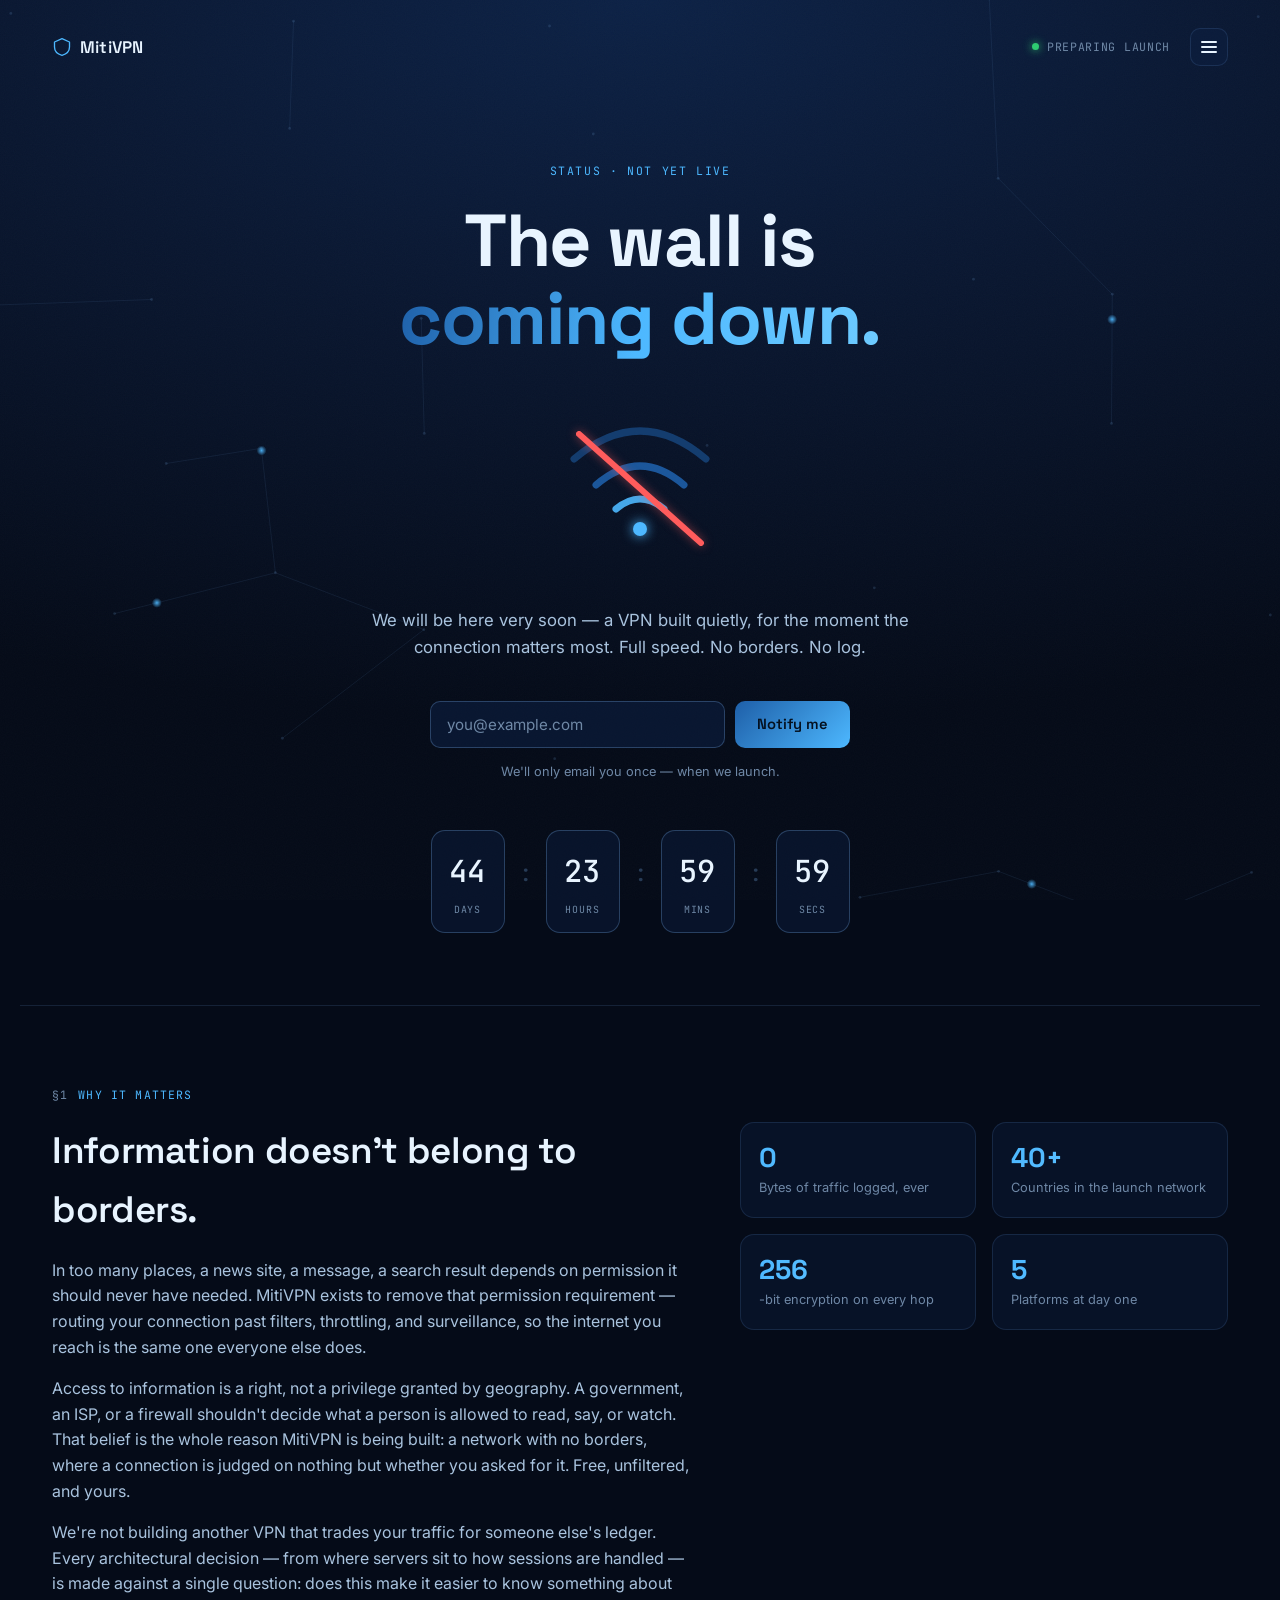
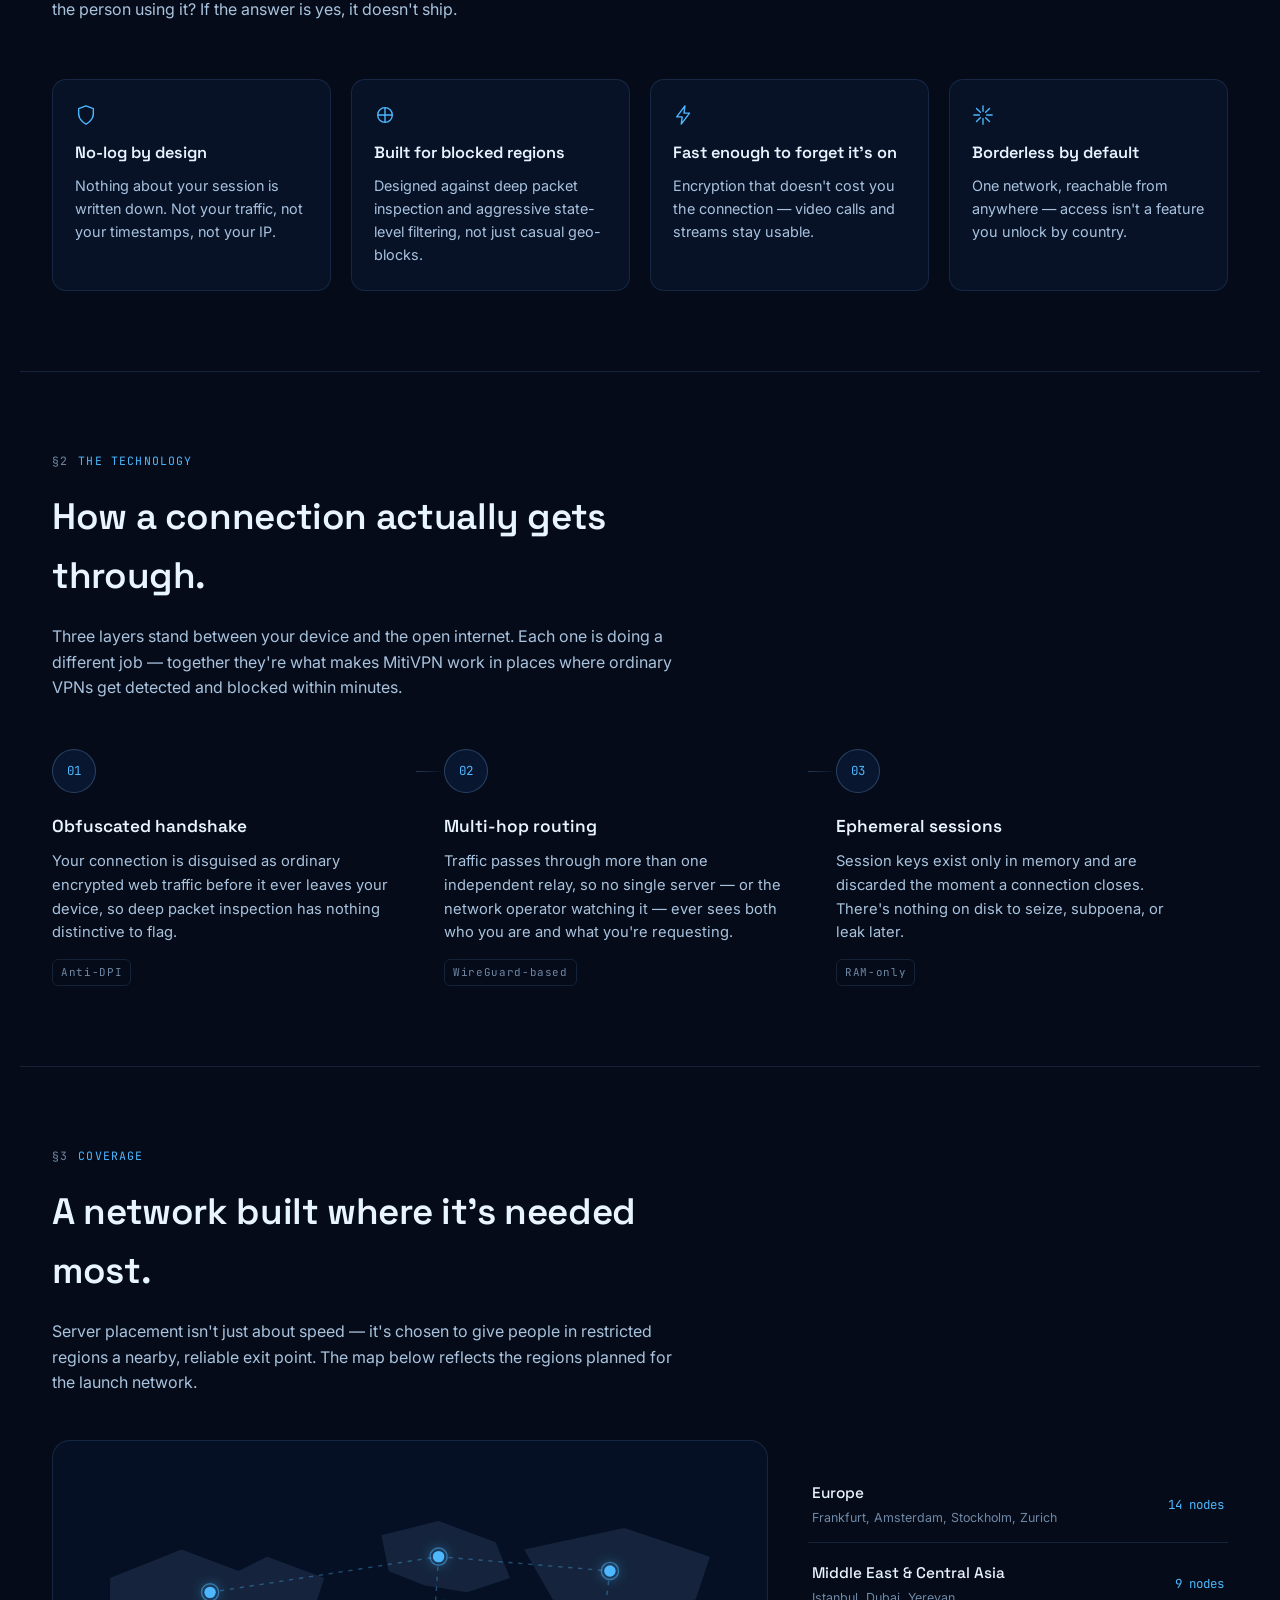
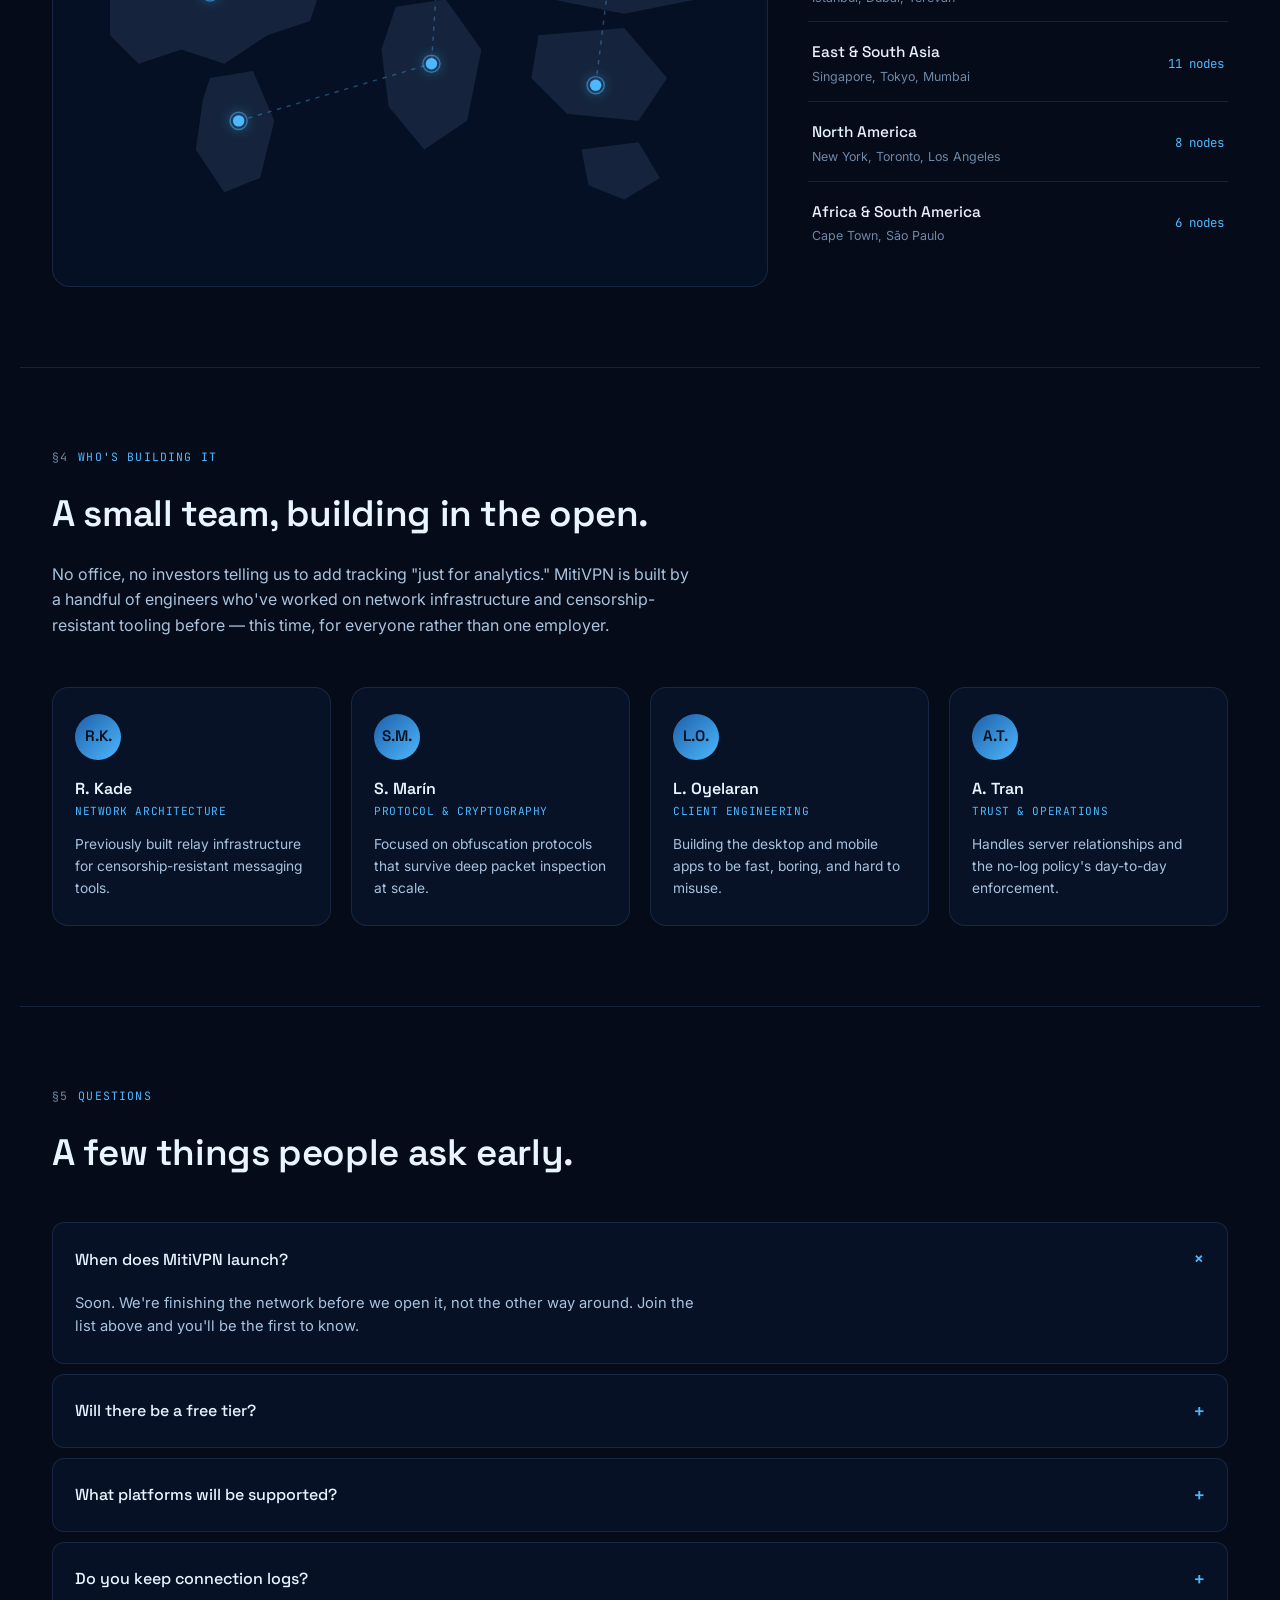
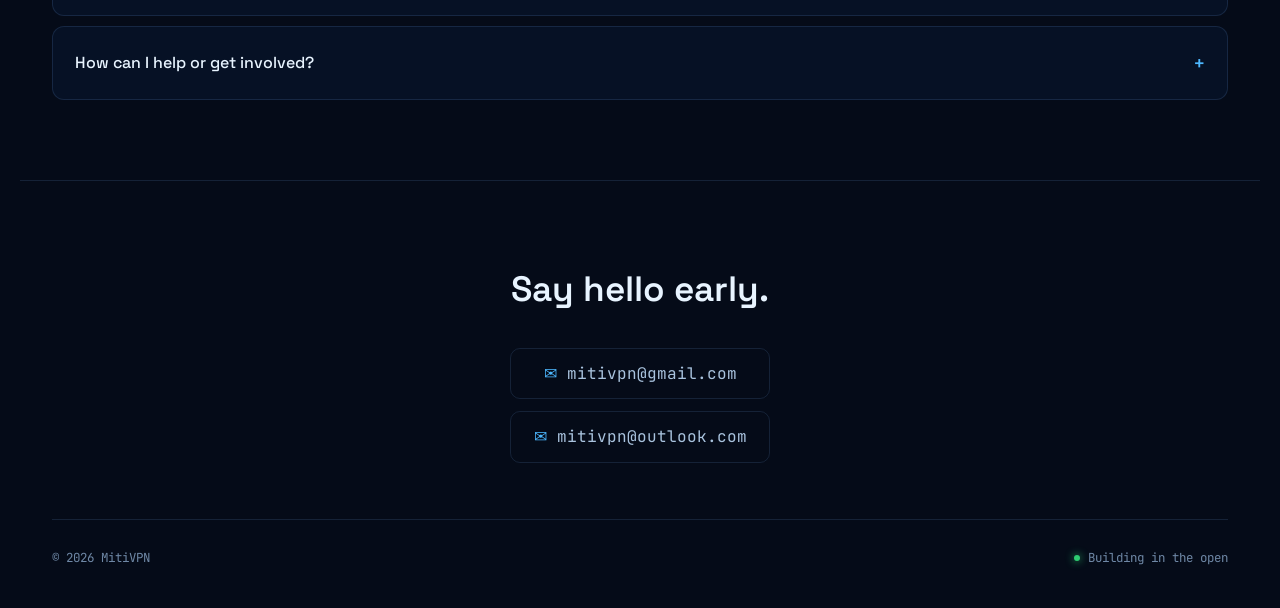
<file: index.html>
<!DOCTYPE html>
<html lang="en">
<head>
<meta charset="UTF-8">
<meta name="viewport" content="width=device-width, initial-scale=1.0">
<title>MitiVPN — Free access is coming</title>
<meta name="description" content="MitiVPN is launching soon. A VPN built for open, unrestricted access to information — fast, private, and without borders.">
<link rel="preconnect" href="https://fonts.googleapis.com">
<link rel="preconnect" href="https://fonts.gstatic.com" crossorigin>
<link href="https://fonts.googleapis.com/css2?family=Space+Grotesk:wght@400;500;600;700&family=Inter:wght@400;500;600&family=JetBrains+Mono:wght@400;500&display=swap" rel="stylesheet">
<link rel="stylesheet" href="style.css">
</head>
<body>

<canvas id="circuit-bg"></canvas>
<div class="grain"></div>

<div class="page">

  <!-- ============ NAV ============ -->
  <header class="nav">
    <div class="nav__brand">
      <span class="nav__mark" aria-hidden="true">
        <svg viewBox="0 0 24 24" width="20" height="20" fill="none">
          <path d="M12 2L3 6v6c0 5 3.8 8.6 9 10 5.2-1.4 9-5 9-10V6l-9-4z" stroke="currentColor" stroke-width="1.6" stroke-linejoin="round"/>
        </svg>
      </span>
      MitiVPN
    </div>

    <div class="nav__right">
      <div class="nav__status">
        <span class="dot" aria-hidden="true"></span>
        Preparing launch
      </div>

      <div class="menu">
        <button class="menu__trigger" id="menu-trigger" aria-haspopup="true" aria-expanded="false" aria-controls="menu-panel" aria-label="Open menu">
          <span class="menu__icon" aria-hidden="true">
            <span></span><span></span><span></span>
          </span>
        </button>
        <nav class="menu__panel" id="menu-panel" role="menu" aria-hidden="true">
          <a href="#about" role="menuitem">About</a>
          <a href="#how-it-works" role="menuitem">Technology</a>
          <a href="#coverage" role="menuitem">Coverage</a>
          <a href="#team" role="menuitem">Team</a>
          <a href="#faq" role="menuitem">FAQ</a>
          <a href="#contact" role="menuitem">Contact</a>
          <a href="mailto:mitivpn@gmail.com" role="menuitem">Email us</a>
        </nav>
      </div>
    </div>
  </header>

  <!-- ============ HERO ============ -->
  <main class="hero">
    <p class="eyebrow">STATUS · NOT YET LIVE</p>

    <h1 class="hero__title">
      The wall is<br>
      <span class="hero__title-accent">coming down.</span>
    </h1>

    <!-- Signal / WiFi mark: blocked -> open, with speed streaks -->
    <div class="signal" role="img" aria-label="Signal indicator transitioning from blocked to a fast, open connection">
      <svg class="signal__svg" viewBox="0 0 220 170" width="220" height="170">

        <!-- speed streaks, sweep in behind the signal once connected -->
        <g class="signal__speed">
          <line class="speed__line speed__line--1" x1="14" y1="150" x2="70" y2="150"/>
          <line class="speed__line speed__line--2" x1="4" y1="162" x2="46" y2="162"/>
          <line class="speed__line speed__line--3" x1="150" y1="150" x2="206" y2="150"/>
          <line class="speed__line speed__line--4" x1="174" y1="162" x2="216" y2="162"/>
        </g>

        <circle class="signal__dot" cx="110" cy="128" r="7"/>
        <path class="signal__arc signal__arc--1" d="M86 108 Q110 88 134 108" />
        <path class="signal__arc signal__arc--2" d="M66 84 Q110 46 154 84" />
        <path class="signal__arc signal__arc--3" d="M44 58 Q110 2 176 58" />
        <line class="signal__slash" x1="49" y1="33" x2="171" y2="142" />
      </svg>
    </div>

    <p class="hero__sub">
      We will be here very soon — a VPN built quietly, for the moment the connection matters most.
      Full speed. No borders. No log.
    </p>

    <form class="notify" id="notify-form">
      <label for="email" class="sr-only">Email address</label>
      <input type="email" id="email" name="email" placeholder="you@example.com" required autocomplete="email">
      <button type="submit">Notify me</button>
    </form>
    <p class="notify__hint" id="notify-hint">We'll only email you once — when we launch.</p>

    <div class="countdown" id="countdown" role="timer" aria-label="Countdown to launch">
      <div class="countdown__unit">
        <span class="countdown__num" id="cd-days">00</span>
        <span class="countdown__label">Days</span>
      </div>
      <span class="countdown__sep" aria-hidden="true">:</span>
      <div class="countdown__unit">
        <span class="countdown__num" id="cd-hours">00</span>
        <span class="countdown__label">Hours</span>
      </div>
      <span class="countdown__sep" aria-hidden="true">:</span>
      <div class="countdown__unit">
        <span class="countdown__num" id="cd-mins">00</span>
        <span class="countdown__label">Mins</span>
      </div>
      <span class="countdown__sep" aria-hidden="true">:</span>
      <div class="countdown__unit">
        <span class="countdown__num" id="cd-secs">00</span>
        <span class="countdown__label">Secs</span>
      </div>
    </div>
  </main>

  <!-- ============ FREEDOM SECTION ============ -->
  <section class="freedom" id="about">
    <div class="freedom__label">
      <span class="freedom__index">§1</span>
      Why it matters
    </div>

    <div class="freedom__intro">
      <div>
        <h2 class="freedom__title">Information doesn't belong to borders.</h2>
        <p class="freedom__body">
          In too many places, a news site, a message, a search result depends on permission it should never have needed.
          MitiVPN exists to remove that permission requirement — routing your connection past filters, throttling,
          and surveillance, so the internet you reach is the same one everyone else does.
        </p>
        <p class="freedom__body freedom__body--secondary">
          Access to information is a right, not a privilege granted by geography. A government, an ISP, or a firewall
          shouldn't decide what a person is allowed to read, say, or watch. That belief is the whole reason MitiVPN
          is being built: a network with no borders, where a connection is judged on nothing but whether you asked for it.
          Free, unfiltered, and yours.
        </p>
        <p class="freedom__body freedom__body--secondary">
          We're not building another VPN that trades your traffic for someone else's ledger. Every architectural decision —
          from where servers sit to how sessions are handled — is made against a single question: does this make it easier
          to know something about the person using it? If the answer is yes, it doesn't ship.
        </p>
      </div>

      <div class="freedom__stats">
        <div class="freedom__stat">
          <div class="freedom__stat-num">0</div>
          <div class="freedom__stat-label">Bytes of traffic logged, ever</div>
        </div>
        <div class="freedom__stat">
          <div class="freedom__stat-num">40+</div>
          <div class="freedom__stat-label">Countries in the launch network</div>
        </div>
        <div class="freedom__stat">
          <div class="freedom__stat-num">256</div>
          <div class="freedom__stat-label">-bit encryption on every hop</div>
        </div>
        <div class="freedom__stat">
          <div class="freedom__stat-num">5</div>
          <div class="freedom__stat-label">Platforms at day one</div>
        </div>
      </div>
    </div>

    <div class="pillars">
      <div class="pillar">
        <span class="pillar__glyph" aria-hidden="true">
          <svg viewBox="0 0 24 24" width="22" height="22" fill="none"><path d="M12 22s8-4 8-11V5l-8-3-8 3v6c0 7 8 11 8 11z" stroke="currentColor" stroke-width="1.5" stroke-linejoin="round"/></svg>
        </span>
        <h3>No-log by design</h3>
        <p>Nothing about your session is written down. Not your traffic, not your timestamps, not your IP.</p>
      </div>
      <div class="pillar">
        <span class="pillar__glyph" aria-hidden="true">
          <svg viewBox="0 0 24 24" width="22" height="22" fill="none"><path d="M4 12h16M4 12a8 8 0 0116 0M4 12a8 8 0 0016 0M12 4v16" stroke="currentColor" stroke-width="1.5"/></svg>
        </span>
        <h3>Built for blocked regions</h3>
        <p>Designed against deep packet inspection and aggressive state-level filtering, not just casual geo-blocks.</p>
      </div>
      <div class="pillar">
        <span class="pillar__glyph" aria-hidden="true">
          <svg viewBox="0 0 24 24" width="22" height="22" fill="none"><path d="M13 2L4 14h6l-1 8 9-12h-6l1-8z" stroke="currentColor" stroke-width="1.5" stroke-linejoin="round"/></svg>
        </span>
        <h3>Fast enough to forget it's on</h3>
        <p>Encryption that doesn't cost you the connection — video calls and streams stay usable.</p>
      </div>
      <div class="pillar">
        <span class="pillar__glyph" aria-hidden="true">
          <svg viewBox="0 0 24 24" width="22" height="22" fill="none"><path d="M12 2v6M12 16v6M4.9 4.9l4.2 4.2M14.9 14.9l4.2 4.2M2 12h6M16 12h6M4.9 19.1l4.2-4.2M14.9 9.1l4.2-4.2" stroke="currentColor" stroke-width="1.5" stroke-linecap="round"/></svg>
        </span>
        <h3>Borderless by default</h3>
        <p>One network, reachable from anywhere — access isn't a feature you unlock by country.</p>
      </div>
    </div>
  </section>

  <!-- ============ HOW IT WORKS ============ -->
  <section class="howitworks" id="how-it-works">
    <div class="freedom__label">
      <span class="freedom__index">§2</span>
      The technology
    </div>
    <h2 class="freedom__title">How a connection actually gets through.</h2>
    <p class="freedom__body">
      Three layers stand between your device and the open internet. Each one is doing a different job — together
      they're what makes MitiVPN work in places where ordinary VPNs get detected and blocked within minutes.
    </p>

    <div class="howitworks__steps">
      <div class="step">
        <div class="step__num">01</div>
        <h3>Obfuscated handshake</h3>
        <p>Your connection is disguised as ordinary encrypted web traffic before it ever leaves your device, so deep packet inspection has nothing distinctive to flag.</p>
        <span class="step__tag">Anti-DPI</span>
      </div>
      <div class="step">
        <div class="step__num">02</div>
        <h3>Multi-hop routing</h3>
        <p>Traffic passes through more than one independent relay, so no single server — or the network operator watching it — ever sees both who you are and what you're requesting.</p>
        <span class="step__tag">WireGuard-based</span>
      </div>
      <div class="step">
        <div class="step__num">03</div>
        <h3>Ephemeral sessions</h3>
        <p>Session keys exist only in memory and are discarded the moment a connection closes. There's nothing on disk to seize, subpoena, or leak later.</p>
        <span class="step__tag">RAM-only</span>
      </div>
    </div>
  </section>

  <!-- ============ COVERAGE / SERVER MAP ============ -->
  <section class="coverage" id="coverage">
    <div class="freedom__label">
      <span class="freedom__index">§3</span>
      Coverage
    </div>
    <h2 class="freedom__title">A network built where it's needed most.</h2>
    <p class="freedom__body">
      Server placement isn't just about speed — it's chosen to give people in restricted regions a nearby, reliable
      exit point. The map below reflects the regions planned for the launch network.
    </p>

    <div class="coverage__layout">
      <div class="coverage__map">
        <svg viewBox="0 0 500 300" preserveAspectRatio="xMidYMid meet" role="img" aria-label="World map showing planned MitiVPN server regions">
          <!-- simplified continent silhouettes -->
          <path class="coverage__land" d="M40 90 L90 70 130 85 150 75 190 90 180 120 150 130 120 150 90 140 60 150 40 130 Z"/>
          <path class="coverage__land" d="M110 160 L140 155 155 190 145 230 120 240 100 210 105 175 Z"/>
          <path class="coverage__land" d="M230 60 L270 50 310 65 320 90 290 100 260 95 235 85 Z"/>
          <path class="coverage__land" d="M240 110 L275 105 300 140 290 190 260 210 235 180 230 140 Z"/>
          <path class="coverage__land" d="M330 70 L400 55 460 75 450 105 400 115 350 105 Z"/>
          <path class="coverage__land" d="M340 130 L400 125 430 160 410 190 360 185 335 160 Z"/>
          <path class="coverage__land" d="M370 210 L410 205 425 230 400 245 375 235 Z"/>

          <!-- connection links -->
          <line class="coverage__link" x1="110" y1="100" x2="270" y2="75"/>
          <line class="coverage__link" x1="270" y1="75" x2="390" y2="85"/>
          <line class="coverage__link" x1="270" y1="75" x2="265" y2="150"/>
          <line class="coverage__link" x1="390" y1="85" x2="380" y2="165"/>
          <line class="coverage__link" x1="130" y1="190" x2="265" y2="150"/>

          <!-- server nodes with pulse rings -->
          <g>
            <circle class="coverage__ring" cx="110" cy="100" r="6"/>
            <circle class="coverage__node" cx="110" cy="100" r="4"/>
          </g>
          <g>
            <circle class="coverage__ring" cx="270" cy="75" r="6" style="animation-delay:0.4s"/>
            <circle class="coverage__node" cx="270" cy="75" r="4"/>
          </g>
          <g>
            <circle class="coverage__ring" cx="390" cy="85" r="6" style="animation-delay:0.8s"/>
            <circle class="coverage__node" cx="390" cy="85" r="4"/>
          </g>
          <g>
            <circle class="coverage__ring" cx="265" cy="150" r="6" style="animation-delay:1.2s"/>
            <circle class="coverage__node" cx="265" cy="150" r="4"/>
          </g>
          <g>
            <circle class="coverage__ring" cx="380" cy="165" r="6" style="animation-delay:1.6s"/>
            <circle class="coverage__node" cx="380" cy="165" r="4"/>
          </g>
          <g>
            <circle class="coverage__ring" cx="130" cy="190" r="6" style="animation-delay:2s"/>
            <circle class="coverage__node" cx="130" cy="190" r="4"/>
          </g>
        </svg>
      </div>

      <div class="coverage__list">
        <div class="coverage__region">
          <div>
            <div class="coverage__region-name">Europe</div>
            <div class="coverage__region-sub">Frankfurt, Amsterdam, Stockholm, Zurich</div>
          </div>
          <span class="coverage__region-count">14 nodes</span>
        </div>
        <div class="coverage__region">
          <div>
            <div class="coverage__region-name">Middle East &amp; Central Asia</div>
            <div class="coverage__region-sub">Istanbul, Dubai, Yerevan</div>
          </div>
          <span class="coverage__region-count">9 nodes</span>
        </div>
        <div class="coverage__region">
          <div>
            <div class="coverage__region-name">East &amp; South Asia</div>
            <div class="coverage__region-sub">Singapore, Tokyo, Mumbai</div>
          </div>
          <span class="coverage__region-count">11 nodes</span>
        </div>
        <div class="coverage__region">
          <div>
            <div class="coverage__region-name">North America</div>
            <div class="coverage__region-sub">New York, Toronto, Los Angeles</div>
          </div>
          <span class="coverage__region-count">8 nodes</span>
        </div>
        <div class="coverage__region">
          <div>
            <div class="coverage__region-name">Africa &amp; South America</div>
            <div class="coverage__region-sub">Cape Town, São Paulo</div>
          </div>
          <span class="coverage__region-count">6 nodes</span>
        </div>
      </div>
    </div>
  </section>

  <!-- ============ TEAM ============ -->
  <section class="team" id="team">
    <div class="freedom__label">
      <span class="freedom__index">§4</span>
      Who's building it
    </div>
    <h2 class="freedom__title">A small team, building in the open.</h2>
    <p class="freedom__body">
      No office, no investors telling us to add tracking "just for analytics." MitiVPN is built by a handful of
      engineers who've worked on network infrastructure and censorship-resistant tooling before — this time, for
      everyone rather than one employer.
    </p>

    <div class="team__grid">
      <div class="team__card">
        <div class="team__avatar">R.K.</div>
        <div class="team__name">R. Kade</div>
        <div class="team__role">Network architecture</div>
        <p class="team__bio">Previously built relay infrastructure for censorship-resistant messaging tools.</p>
      </div>
      <div class="team__card">
        <div class="team__avatar">S.M.</div>
        <div class="team__name">S. Marín</div>
        <div class="team__role">Protocol &amp; cryptography</div>
        <p class="team__bio">Focused on obfuscation protocols that survive deep packet inspection at scale.</p>
      </div>
      <div class="team__card">
        <div class="team__avatar">L.O.</div>
        <div class="team__name">L. Oyelaran</div>
        <div class="team__role">Client engineering</div>
        <p class="team__bio">Building the desktop and mobile apps to be fast, boring, and hard to misuse.</p>
      </div>
      <div class="team__card">
        <div class="team__avatar">A.T.</div>
        <div class="team__name">A. Tran</div>
        <div class="team__role">Trust &amp; operations</div>
        <p class="team__bio">Handles server relationships and the no-log policy's day-to-day enforcement.</p>
      </div>
    </div>
  </section>

  <!-- ============ FAQ ============ -->
  <section class="faq" id="faq">
    <div class="freedom__label">
      <span class="freedom__index">§5</span>
      Questions
    </div>
    <h2 class="freedom__title">A few things people ask early.</h2>

    <div class="faq__list">

      <details class="faq__item" open>
        <summary>
          When does MitiVPN launch?
          <span class="faq__chevron" aria-hidden="true">+</span>
        </summary>
        <p>Soon. We're finishing the network before we open it, not the other way around. Join the list above and you'll be the first to know.</p>
      </details>

      <details class="faq__item">
        <summary>
          Will there be a free tier?
          <span class="faq__chevron" aria-hidden="true">+</span>
        </summary>
        <p>Yes. Open access matters most where paying for it is hardest — a free tier will exist from day one.</p>
      </details>

      <details class="faq__item">
        <summary>
          What platforms will be supported?
          <span class="faq__chevron" aria-hidden="true">+</span>
        </summary>
        <p>Windows, macOS, Linux, Android, and iOS are all planned for the initial release.</p>
      </details>

      <details class="faq__item">
        <summary>
          Do you keep connection logs?
          <span class="faq__chevron" aria-hidden="true">+</span>
        </summary>
        <p>No. A strict no-log policy is a starting requirement of the architecture, not a promise added later.</p>
      </details>

      <details class="faq__item">
        <summary>
          How can I help or get involved?
          <span class="faq__chevron" aria-hidden="true">+</span>
        </summary>
        <p>Reach out by email — early testers, translators, and feedback are all welcome before launch.</p>
      </details>

    </div>
  </section>

  <!-- ============ CONTACT / FOOTER ============ -->
  <footer class="contact" id="contact">
    <h2 class="contact__title">Say hello early.</h2>
    <div class="contact__emails">
      <a class="contact__email" href="mailto:mitivpn@gmail.com">
        <span class="contact__icon" aria-hidden="true">✉</span> mitivpn@gmail.com
      </a>
      <a class="contact__email" href="mailto:mitivpn@outlook.com">
        <span class="contact__icon" aria-hidden="true">✉</span> mitivpn@outlook.com
      </a>
    </div>

    <div class="foot-bar">
      <span>© 2026 MitiVPN</span>
      <span class="foot-bar__status"><span class="dot dot--sm" aria-hidden="true"></span>Building in the open</span>
    </div>
  </footer>

</div>

<script src="script.js"></script>
</body>
</html>
</file>
<file: style.css>
/* ============================================
   MitiVPN — Coming Soon
   Palette: near-black navy -> deep blue -> bright cyan-blue
   ============================================ */

:root{
  --bg-0: #050b18;
  --bg-1: #0a1730;
  --bg-2: #0d2246;
  --blue-mid: #1e5fa8;
  --blue-bright: #4db8ff;
  --blue-glow: #6ecbff;
  --ink-0: #e8f4ff;
  --ink-1: #a9c3de;
  --ink-2: #6f88a6;
  --accent-green: #2ecc71;
  --line: rgba(109, 158, 214, 0.16);
  --line-strong: rgba(109, 158, 214, 0.32);

  --accent-amber: #f5a623;

  --font-display: 'Space Grotesk', 'Inter', sans-serif;
  --font-body: 'Inter', sans-serif;
  --font-mono: 'JetBrains Mono', monospace;

  --max: 880px;
  --wide: 1240px;
}

*{ box-sizing: border-box; margin:0; padding:0; }

html{ scroll-behavior: smooth; }

body{
  background: var(--bg-0);
  color: var(--ink-0);
  font-family: var(--font-body);
  line-height: 1.6;
  overflow-x: hidden;
  -webkit-font-smoothing: antialiased;
}

@media (prefers-reduced-motion: reduce){
  html{ scroll-behavior: auto; }
  *{ animation-duration: 0.001ms !important; animation-iteration-count: 1 !important; transition-duration: 0.001ms !important; }
}

.sr-only{
  position:absolute; width:1px; height:1px; padding:0; margin:-1px;
  overflow:hidden; clip:rect(0,0,0,0); white-space:nowrap; border:0;
}

::selection{ background: var(--blue-mid); color: var(--ink-0); }

a{ color: inherit; text-decoration: none; }

:focus-visible{
  outline: 2px solid var(--blue-bright);
  outline-offset: 3px;
  border-radius: 4px;
}

/* ============ BACKGROUND LAYERS ============ */

#circuit-bg{
  position: fixed;
  inset: 0;
  width: 100%;
  height: 100%;
  z-index: 0;
  background:
    radial-gradient(ellipse 120% 80% at 50% 0%, var(--bg-2) 0%, var(--bg-1) 45%, var(--bg-0) 100%);
}

.grain{
  position: fixed;
  inset: 0;
  z-index: 1;
  pointer-events: none;
  opacity: 0.025;
  background-image: url("data:image/svg+xml,%3Csvg xmlns='http://www.w3.org/2000/svg' width='120' height='120'%3E%3Cfilter id='n'%3E%3CfeTurbulence type='fractalNoise' baseFrequency='0.9' numOctaves='2' stitchTiles='stitch'/%3E%3C/filter%3E%3Crect width='100%25' height='100%25' filter='url(%23n)'/%3E%3C/svg%3E");
}

.page{
  position: relative;
  z-index: 2;
}

/* ============ NAV ============ */

.nav{
  max-width: var(--wide);
  margin: 0 auto;
  padding: 28px 32px 0;
  display: flex;
  align-items: center;
  justify-content: space-between;
}

.nav__brand{
  font-family: var(--font-display);
  font-weight: 600;
  font-size: 1.05rem;
  letter-spacing: 0.01em;
  display: flex;
  align-items: center;
  gap: 8px;
  color: var(--ink-0);
}

.nav__mark{
  color: var(--blue-bright);
  display: inline-flex;
}

.nav__right{
  display: flex;
  align-items: center;
  gap: 20px;
}

.nav__status{
  font-family: var(--font-mono);
  font-size: 0.72rem;
  letter-spacing: 0.06em;
  text-transform: uppercase;
  color: var(--ink-2);
  display: flex;
  align-items: center;
  gap: 8px;
}

.dot{
  width: 7px;
  height: 7px;
  border-radius: 50%;
  background: var(--accent-green);
  box-shadow: 0 0 8px var(--accent-green);
  animation: pulse-dot 2.4s ease-in-out infinite;
  flex-shrink: 0;
}
.dot--sm{ width: 6px; height: 6px; }

@keyframes pulse-dot{
  0%, 100% { opacity: 1; }
  50% { opacity: 0.4; }
}

/* ---- Corner menu ---- */

.menu{
  position: relative;
}

.menu__trigger{
  width: 38px;
  height: 38px;
  border-radius: 10px;
  border: 1px solid var(--line);
  background: rgba(13, 34, 70, 0.4);
  cursor: pointer;
  display: flex;
  align-items: center;
  justify-content: center;
  transition: border-color 0.2s ease, background 0.2s ease;
}

.menu__trigger:hover{
  border-color: var(--line-strong);
  background: rgba(13, 34, 70, 0.7);
}

.menu__icon{
  width: 16px;
  height: 12px;
  position: relative;
  display: inline-block;
}

.menu__icon span{
  position: absolute;
  left: 0;
  width: 100%;
  height: 1.5px;
  background: var(--ink-0);
  border-radius: 2px;
  transition: transform 0.25s ease, opacity 0.2s ease, top 0.25s ease;
}

.menu__icon span:nth-child(1){ top: 0; }
.menu__icon span:nth-child(2){ top: 5px; }
.menu__icon span:nth-child(3){ top: 10px; }

.menu__trigger[aria-expanded="true"] .menu__icon span:nth-child(1){
  top: 5px;
  transform: rotate(45deg);
}
.menu__trigger[aria-expanded="true"] .menu__icon span:nth-child(2){
  opacity: 0;
}
.menu__trigger[aria-expanded="true"] .menu__icon span:nth-child(3){
  top: 5px;
  transform: rotate(-45deg);
}

.menu__panel{
  position: absolute;
  top: calc(100% + 10px);
  right: 0;
  min-width: 190px;
  background: rgba(10, 23, 48, 0.96);
  backdrop-filter: blur(10px);
  border: 1px solid var(--line-strong);
  border-radius: 12px;
  padding: 8px;
  display: flex;
  flex-direction: column;
  gap: 2px;
  box-shadow: 0 16px 40px rgba(0,0,0,0.45);
  opacity: 0;
  transform: translateY(-6px) scale(0.98);
  pointer-events: none;
  transition: opacity 0.18s ease, transform 0.18s ease;
  z-index: 20;
}

.menu__panel[data-open="true"]{
  opacity: 1;
  transform: translateY(0) scale(1);
  pointer-events: auto;
}

.menu__panel a{
  font-family: var(--font-body);
  font-size: 0.9rem;
  color: var(--ink-1);
  padding: 10px 12px;
  border-radius: 8px;
  transition: background 0.15s ease, color 0.15s ease;
}

.menu__panel a:hover{
  background: rgba(77, 184, 255, 0.08);
  color: var(--ink-0);
}

/* ============ HERO ============ */

.hero{
  max-width: var(--wide);
  margin: 0 auto;
  padding: 96px 32px 72px;
  text-align: center;
  display: flex;
  flex-direction: column;
  align-items: center;
}

.eyebrow{
  font-family: var(--font-mono);
  font-size: 0.72rem;
  letter-spacing: 0.14em;
  color: var(--blue-bright);
  margin-bottom: 22px;
}

.hero__title{
  font-family: var(--font-display);
  font-weight: 700;
  font-size: clamp(2.6rem, 6.5vw, 4.6rem);
  line-height: 1.05;
  letter-spacing: -0.02em;
  color: var(--ink-0);
}

.hero__title-accent{
  background: linear-gradient(100deg, var(--blue-mid) 0%, var(--blue-bright) 50%, var(--blue-glow) 100%);
  -webkit-background-clip: text;
  background-clip: text;
  color: transparent;
}

/* Signal signature element */
.signal{
  margin: 44px 0 36px;
  width: 220px;
  height: 170px;
}

.signal__svg{
  overflow: visible;
}

.signal__dot{
  fill: var(--blue-bright);
  filter: drop-shadow(0 0 6px var(--blue-bright));
}

.signal__arc{
  fill: none;
  stroke: var(--blue-mid);
  stroke-width: 7;
  stroke-linecap: round;
  opacity: 0.9;
}

.signal__arc--1{ stroke: var(--blue-bright); }
.signal__arc--2{ stroke: var(--blue-mid); }
.signal__arc--3{ stroke: var(--blue-mid); opacity: 0.55; }

.signal__slash{
  stroke: #ff5c5c;
  stroke-width: 6;
  stroke-linecap: round;
  filter: drop-shadow(0 0 5px rgba(255,92,92,0.5));
  animation: slash-cycle 6s ease-in-out infinite;
  transform-origin: 110px 87px;
}

@keyframes slash-cycle{
  0%   { opacity: 1;   stroke-dashoffset: 0; }
  55%  { opacity: 1;   stroke-dashoffset: 0; }
  70%  { opacity: 0;   stroke-dashoffset: 160; }
  100% { opacity: 0;   stroke-dashoffset: 160; }
}

.signal__arc--1, .signal__arc--2, .signal__arc--3{
  animation: arc-glow 6s ease-in-out infinite;
}
.signal__arc--2{ animation-delay: 0.15s; }
.signal__arc--3{ animation-delay: 0.3s; }

@keyframes arc-glow{
  0%, 55%  { opacity: 0.45; }
  75%, 100%{ opacity: 1; }
}

/* Speed streaks either side of the mark — appear once "connected" */
.speed__line{
  stroke: var(--blue-glow);
  stroke-width: 3;
  stroke-linecap: round;
  opacity: 0;
  filter: drop-shadow(0 0 4px rgba(110, 203, 255, 0.6));
  animation: speed-flow 6s ease-in-out infinite;
}
.speed__line--1{ animation-delay: 0.05s; }
.speed__line--2{ animation-delay: 0.25s; stroke-width: 2; }
.speed__line--3{ animation-delay: 0.05s; }
.speed__line--4{ animation-delay: 0.25s; stroke-width: 2; }

@keyframes speed-flow{
  0%, 60%  { opacity: 0; transform: translateX(0); }
  75%      { opacity: 0.9; }
  100%     { opacity: 0; transform: translateX(10px); }
}
.speed__line--3, .speed__line--4{
  animation-name: speed-flow-right;
}
@keyframes speed-flow-right{
  0%, 60%  { opacity: 0; transform: translateX(0); }
  75%      { opacity: 0.9; }
  100%     { opacity: 0; transform: translateX(-10px); }
}

.hero__sub{
  max-width: 560px;
  color: var(--ink-1);
  font-size: 1.05rem;
  margin-bottom: 40px;
}

/* Notify form */
.notify{
  display: flex;
  gap: 10px;
  width: 100%;
  max-width: 420px;
}

.notify input{
  flex: 1;
  background: rgba(13, 34, 70, 0.55);
  border: 1px solid var(--line-strong);
  border-radius: 10px;
  padding: 13px 16px;
  color: var(--ink-0);
  font-family: var(--font-body);
  font-size: 0.95rem;
  transition: border-color 0.2s ease, background 0.2s ease;
}

.notify input::placeholder{ color: var(--ink-2); }

.notify input:focus{
  border-color: var(--blue-bright);
  background: rgba(13, 34, 70, 0.8);
}

.notify button{
  background: linear-gradient(135deg, var(--blue-mid), var(--blue-bright));
  color: #04101f;
  font-family: var(--font-display);
  font-weight: 600;
  font-size: 0.92rem;
  border: none;
  border-radius: 10px;
  padding: 13px 22px;
  cursor: pointer;
  white-space: nowrap;
  transition: transform 0.15s ease, box-shadow 0.15s ease;
}

.notify button:hover{
  transform: translateY(-1px);
  box-shadow: 0 6px 20px rgba(77, 184, 255, 0.35);
}
.notify button:active{ transform: translateY(0); }

.notify__hint{
  margin-top: 14px;
  font-size: 0.8rem;
  color: var(--ink-2);
}

/* Countdown */
.countdown{
  margin-top: 48px;
  display: flex;
  align-items: center;
  gap: 14px;
}

.countdown__unit{
  display: flex;
  flex-direction: column;
  align-items: center;
  gap: 6px;
  min-width: 74px;
  background: rgba(13, 34, 70, 0.4);
  border: 1px solid var(--line-strong);
  border-radius: 14px;
  padding: 16px 10px 14px;
}

.countdown__num{
  font-family: var(--font-mono);
  font-weight: 500;
  font-size: 1.9rem;
  color: var(--ink-0);
  letter-spacing: 0.02em;
  font-variant-numeric: tabular-nums;
}

.countdown__label{
  font-family: var(--font-mono);
  font-size: 0.62rem;
  letter-spacing: 0.1em;
  text-transform: uppercase;
  color: var(--ink-2);
}

.countdown__sep{
  font-family: var(--font-mono);
  color: var(--line-strong);
  font-size: 1.4rem;
  transform: translateY(-8px);
}

/* ============ SECTION LABELS (shared) ============ */

.freedom, .faq, .howitworks, .coverage, .team{
  max-width: var(--wide);
  margin: 0 auto;
  padding: 80px 32px;
  border-top: 1px solid var(--line);
}

.freedom__label{
  display: flex;
  align-items: center;
  gap: 10px;
  font-family: var(--font-mono);
  font-size: 0.72rem;
  letter-spacing: 0.1em;
  text-transform: uppercase;
  color: var(--blue-bright);
  margin-bottom: 18px;
}

.freedom__index{
  color: var(--ink-2);
}

.freedom__intro{
  display: grid;
  grid-template-columns: minmax(0, 640px) minmax(0, 1fr);
  gap: 48px;
  align-items: start;
}

.freedom__title{
  font-family: var(--font-display);
  font-weight: 600;
  font-size: clamp(1.6rem, 3.4vw, 2.3rem);
  letter-spacing: -0.01em;
  color: var(--ink-0);
  max-width: 640px;
  margin-bottom: 18px;
}

.freedom__body{
  max-width: 640px;
  color: var(--ink-1);
  font-size: 1rem;
}

.freedom__body--secondary{
  margin-top: 16px;
  color: var(--ink-1);
}

.freedom__stats{
  display: grid;
  grid-template-columns: 1fr 1fr;
  gap: 16px;
  align-content: start;
}

.freedom__stat{
  background: rgba(13, 34, 70, 0.35);
  border: 1px solid var(--line);
  border-radius: 14px;
  padding: 20px 18px;
}

.freedom__stat-num{
  font-family: var(--font-display);
  font-weight: 700;
  font-size: 1.7rem;
  background: linear-gradient(100deg, var(--blue-bright), var(--blue-glow));
  -webkit-background-clip: text;
  background-clip: text;
  color: transparent;
  line-height: 1.1;
}

.freedom__stat-label{
  margin-top: 6px;
  font-size: 0.8rem;
  color: var(--ink-2);
  line-height: 1.4;
}

/* Pillars */
.pillars{
  display: grid;
  grid-template-columns: repeat(4, 1fr);
  gap: 20px;
  margin-top: 56px;
}

.pillar{
  background: rgba(13, 34, 70, 0.35);
  border: 1px solid var(--line);
  border-radius: 14px;
  padding: 24px 22px;
  transition: border-color 0.25s ease, transform 0.25s ease;
}

.pillar:hover{
  border-color: var(--line-strong);
  transform: translateY(-3px);
}

.pillar__glyph{
  display: inline-flex;
  color: var(--blue-bright);
  margin-bottom: 14px;
}

.pillar h3{
  font-family: var(--font-display);
  font-size: 1.02rem;
  font-weight: 600;
  color: var(--ink-0);
  margin-bottom: 8px;
}

.pillar p{
  font-size: 0.9rem;
  color: var(--ink-1);
}

/* ============ HOW IT WORKS ============ */

.howitworks__steps{
  margin-top: 48px;
  display: grid;
  grid-template-columns: repeat(3, 1fr);
  gap: 0;
  position: relative;
}

.step{
  position: relative;
  padding: 0 28px 0 0;
}

.step:not(:last-child)::after{
  content: '';
  position: absolute;
  top: 22px;
  right: 0;
  width: 28px;
  height: 1px;
  background: linear-gradient(90deg, var(--line-strong), transparent);
}

.step__num{
  font-family: var(--font-mono);
  font-size: 0.78rem;
  color: var(--blue-bright);
  border: 1px solid var(--line-strong);
  width: 44px;
  height: 44px;
  border-radius: 50%;
  display: flex;
  align-items: center;
  justify-content: center;
  margin-bottom: 20px;
  background: rgba(13, 34, 70, 0.5);
}

.step h3{
  font-family: var(--font-display);
  font-weight: 600;
  font-size: 1.08rem;
  color: var(--ink-0);
  margin-bottom: 10px;
}

.step p{
  font-size: 0.92rem;
  color: var(--ink-1);
  max-width: 340px;
}

.step__tag{
  display: inline-block;
  margin-top: 14px;
  font-family: var(--font-mono);
  font-size: 0.68rem;
  letter-spacing: 0.06em;
  color: var(--ink-2);
  border: 1px solid var(--line);
  border-radius: 6px;
  padding: 4px 8px;
}

/* ============ COVERAGE / SERVER MAP ============ */

.coverage__layout{
  margin-top: 44px;
  display: grid;
  grid-template-columns: minmax(0, 1fr) minmax(0, 420px);
  gap: 40px;
  align-items: center;
}

.coverage__map{
  position: relative;
  aspect-ratio: 16 / 10;
  border: 1px solid var(--line);
  border-radius: 18px;
  background: rgba(13, 34, 70, 0.28);
  overflow: hidden;
}

.coverage__map svg{
  width: 100%;
  height: 100%;
  display: block;
}

.coverage__land{
  fill: rgba(109, 158, 214, 0.14);
}

.coverage__node{
  fill: var(--blue-bright);
  filter: drop-shadow(0 0 5px rgba(77, 184, 255, 0.8));
}

.coverage__ring{
  fill: none;
  stroke: var(--blue-bright);
  stroke-width: 1;
  opacity: 0.5;
  animation: ring-pulse 3s ease-out infinite;
  transform-origin: center;
}

@keyframes ring-pulse{
  0%   { opacity: 0.6; transform: scale(1); }
  100% { opacity: 0; transform: scale(2.6); }
}

.coverage__link{
  stroke: rgba(77, 184, 255, 0.35);
  stroke-width: 1;
  stroke-dasharray: 3 4;
}

.coverage__list{
  display: flex;
  flex-direction: column;
  gap: 4px;
}

.coverage__region{
  display: flex;
  align-items: center;
  justify-content: space-between;
  padding: 14px 4px;
  border-bottom: 1px solid var(--line);
}

.coverage__region:last-child{ border-bottom: none; }

.coverage__region-name{
  font-family: var(--font-display);
  font-weight: 500;
  font-size: 0.96rem;
  color: var(--ink-0);
}

.coverage__region-count{
  font-family: var(--font-mono);
  font-size: 0.78rem;
  color: var(--blue-bright);
}

.coverage__region-sub{
  font-size: 0.78rem;
  color: var(--ink-2);
  margin-top: 2px;
}

/* ============ TEAM ============ */

.team__grid{
  margin-top: 48px;
  display: grid;
  grid-template-columns: repeat(4, 1fr);
  gap: 20px;
}

.team__card{
  background: rgba(13, 34, 70, 0.32);
  border: 1px solid var(--line);
  border-radius: 16px;
  padding: 26px 22px;
  transition: border-color 0.25s ease, transform 0.25s ease;
}

.team__card:hover{
  border-color: var(--line-strong);
  transform: translateY(-3px);
}

.team__avatar{
  width: 46px;
  height: 46px;
  border-radius: 50%;
  display: flex;
  align-items: center;
  justify-content: center;
  font-family: var(--font-display);
  font-weight: 600;
  font-size: 0.95rem;
  background: linear-gradient(135deg, var(--blue-mid), var(--blue-bright));
  color: #04101f;
  margin-bottom: 16px;
}

.team__name{
  font-family: var(--font-display);
  font-weight: 600;
  font-size: 1rem;
  color: var(--ink-0);
  margin-bottom: 2px;
}

.team__role{
  font-family: var(--font-mono);
  font-size: 0.7rem;
  letter-spacing: 0.05em;
  text-transform: uppercase;
  color: var(--blue-bright);
  margin-bottom: 12px;
}

.team__bio{
  font-size: 0.86rem;
  color: var(--ink-1);
}

/* ============ FAQ ============ */

.faq__list{
  margin-top: 40px;
  display: flex;
  flex-direction: column;
  gap: 10px;
}

.faq__item{
  background: rgba(13, 34, 70, 0.3);
  border: 1px solid var(--line);
  border-radius: 12px;
  padding: 4px 22px;
}

.faq__item summary{
  list-style: none;
  cursor: pointer;
  padding: 18px 0;
  display: flex;
  align-items: center;
  justify-content: space-between;
  font-family: var(--font-display);
  font-weight: 500;
  font-size: 1rem;
  color: var(--ink-0);
}

.faq__item summary::-webkit-details-marker{ display: none; }

.faq__chevron{
  font-family: var(--font-mono);
  color: var(--blue-bright);
  font-size: 1.1rem;
  transition: transform 0.2s ease;
  flex-shrink: 0;
  margin-left: 16px;
}

.faq__item[open] .faq__chevron{ transform: rotate(45deg); }

.faq__item p{
  color: var(--ink-1);
  font-size: 0.92rem;
  padding-bottom: 20px;
  max-width: 620px;
}

/* ============ CONTACT / FOOTER ============ */

.contact{
  max-width: var(--wide);
  margin: 0 auto;
  padding: 80px 32px 40px;
  border-top: 1px solid var(--line);
  text-align: center;
}

.contact__title{
  font-family: var(--font-display);
  font-weight: 600;
  font-size: clamp(1.6rem, 3.4vw, 2.2rem);
  color: var(--ink-0);
  margin-bottom: 30px;
}

.contact__emails{
  display: flex;
  flex-direction: column;
  gap: 12px;
  align-items: center;
  margin-bottom: 56px;
}

.contact__email{
  font-family: var(--font-mono);
  font-size: 1rem;
  color: var(--ink-1);
  border: 1px solid var(--line);
  border-radius: 10px;
  padding: 12px 22px;
  min-width: 260px;
  display: flex;
  align-items: center;
  gap: 10px;
  justify-content: center;
  transition: border-color 0.2s ease, color 0.2s ease, background 0.2s ease;
}

.contact__email:hover{
  border-color: var(--blue-bright);
  color: var(--ink-0);
  background: rgba(77, 184, 255, 0.06);
}

.contact__icon{ color: var(--blue-bright); }

.foot-bar{
  display: flex;
  justify-content: space-between;
  align-items: center;
  padding-top: 28px;
  border-top: 1px solid var(--line);
  font-size: 0.78rem;
  color: var(--ink-2);
  font-family: var(--font-mono);
}

.foot-bar__status{
  display: flex;
  align-items: center;
  gap: 8px;
}

/* ============ RESPONSIVE ============ */

@media (max-width: 1080px){
  .freedom__intro{
    grid-template-columns: 1fr;
    gap: 32px;
  }
  .freedom__stats{
    grid-template-columns: repeat(4, 1fr);
    max-width: 640px;
  }
  .coverage__layout{
    grid-template-columns: 1fr;
  }
  .coverage__map{ order: -1; }
}

@media (max-width: 900px){
  .pillars{ grid-template-columns: repeat(2, 1fr); }
  .team__grid{ grid-template-columns: repeat(2, 1fr); }
  .howitworks__steps{ grid-template-columns: 1fr; gap: 32px; }
  .step{ padding-right: 0; }
  .step:not(:last-child)::after{ display: none; }
}

@media (max-width: 720px){
  .pillars{ grid-template-columns: 1fr; }
  .notify{ flex-direction: column; }
  .notify button{ width: 100%; }
  .foot-bar{ flex-direction: column; gap: 10px; text-align: center; }
  .nav__status{ display: none; }
  .freedom__stats{ grid-template-columns: repeat(2, 1fr); }
  .team__grid{ grid-template-columns: 1fr; }
  .countdown{ gap: 8px; }
  .countdown__unit{ min-width: 0; flex: 1; padding: 12px 4px 10px; }
  .countdown__num{ font-size: 1.4rem; }
}

@media (max-width: 480px){
  .hero{ padding-top: 64px; }
  .signal{ width: 170px; height: 140px; }
  .contact__email{ min-width: 0; width: 100%; font-size: 0.88rem; }
}
</file>
